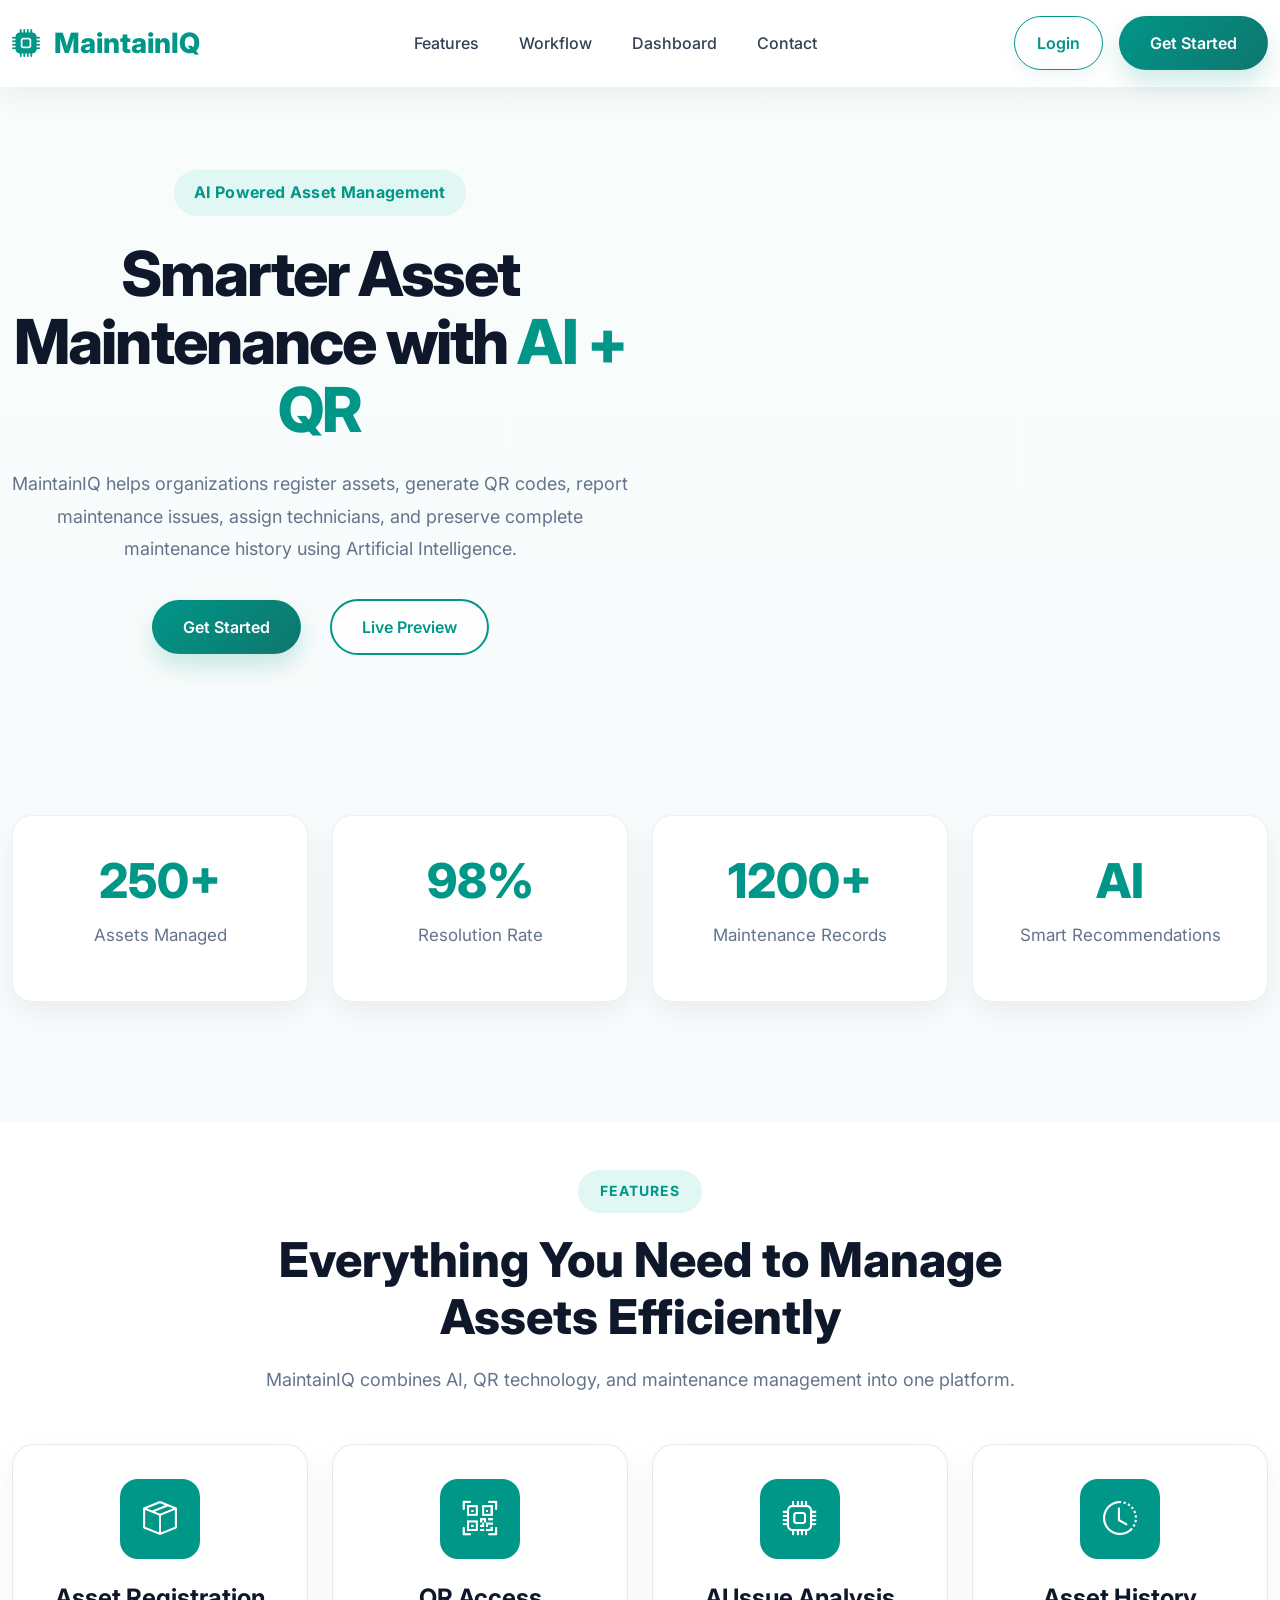
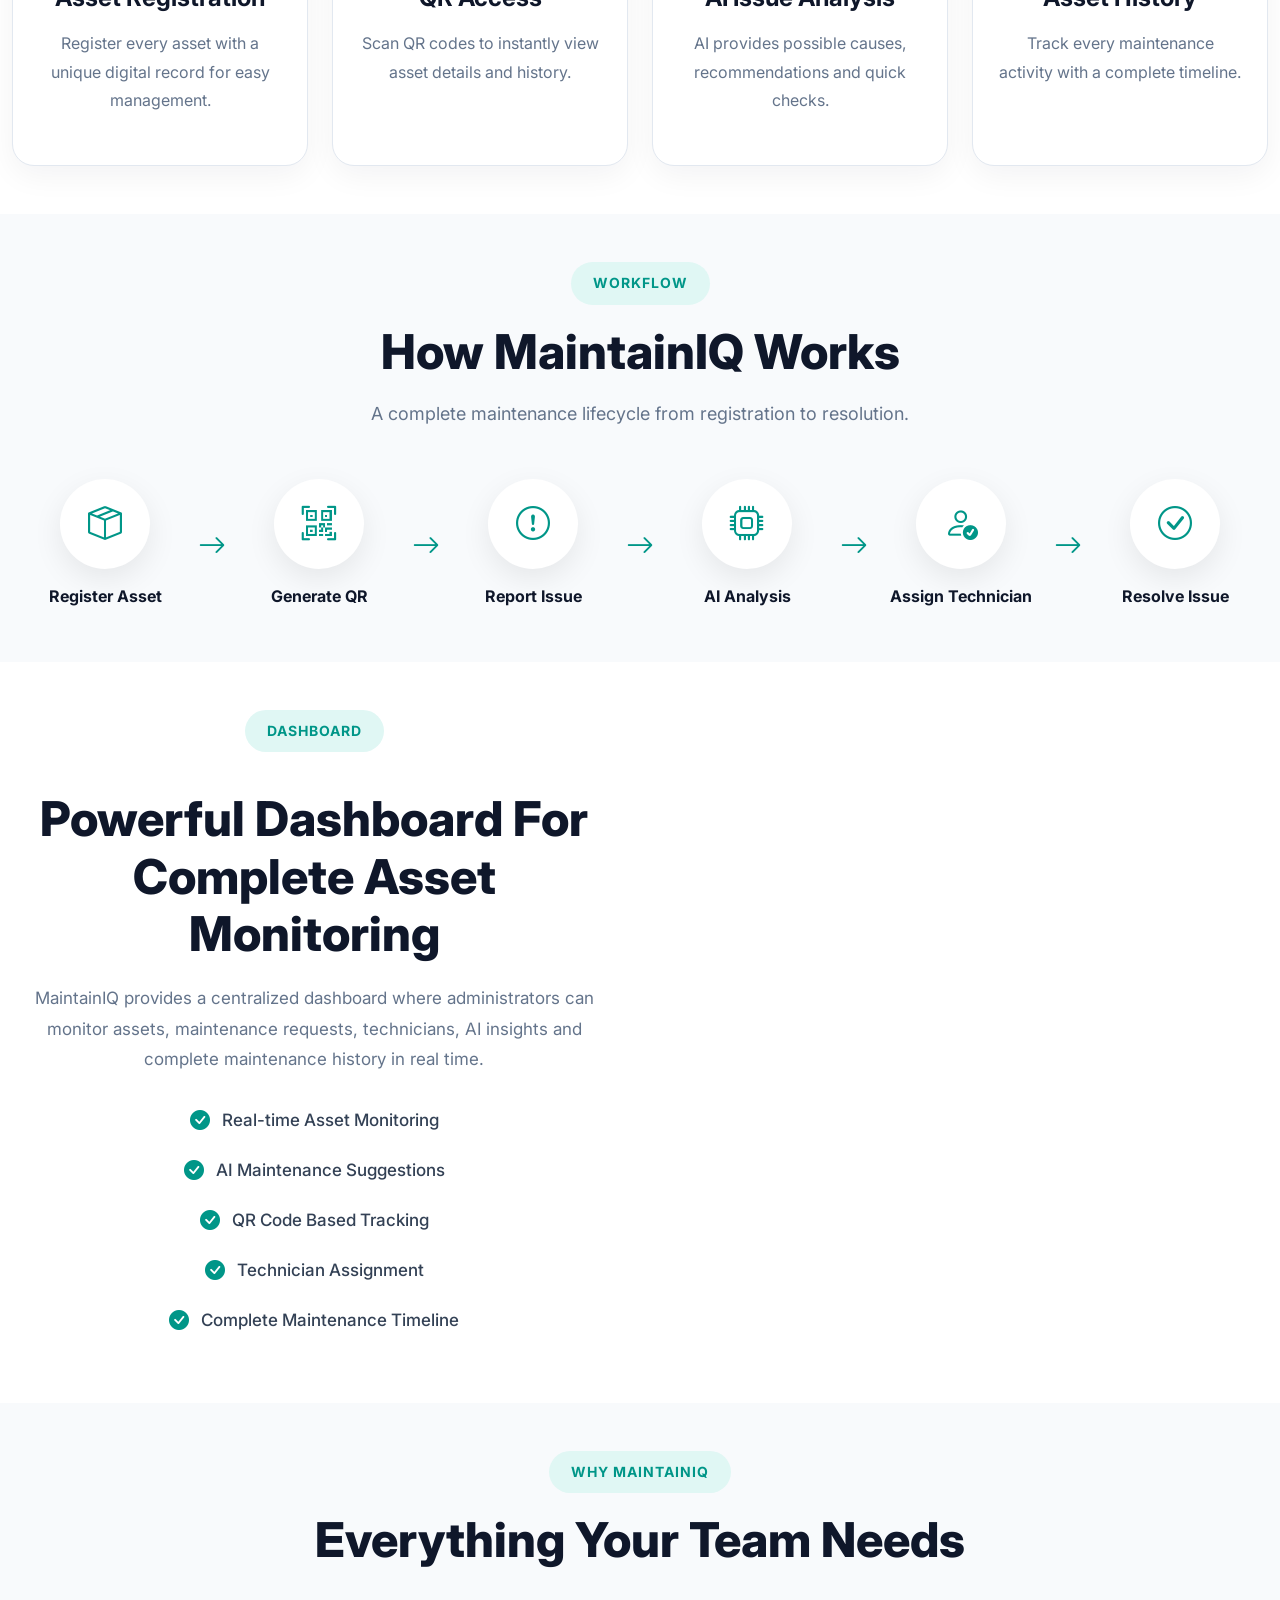
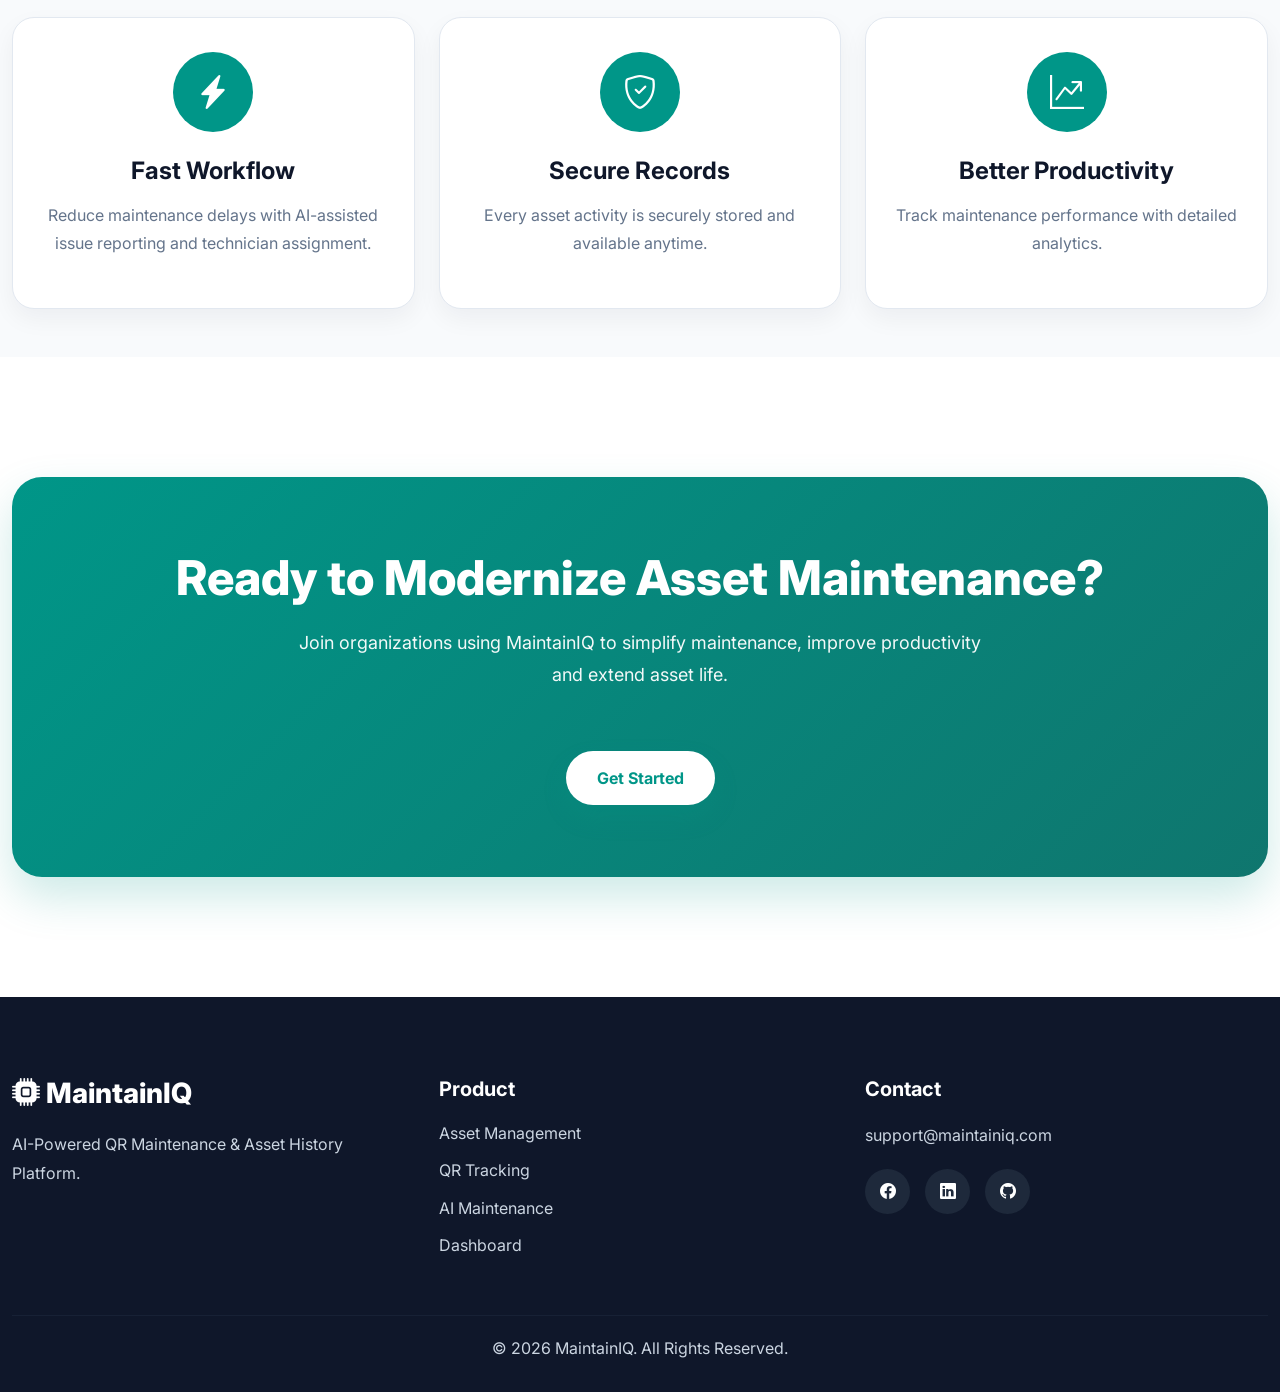
<file: index.html>
<!DOCTYPE html>
<html lang="en">

<head>

    <meta charset="UTF-8">

    <meta name="viewport" content="width=device-width, initial-scale=1.0">

    <title>MaintainIQ | AI-Powered QR Maintenance Platform</title>

    <link href="https://cdn.jsdelivr.net/npm/bootstrap@5.3.8/dist/css/bootstrap.min.css" rel="stylesheet">

    <link rel="stylesheet" href="https://cdn.jsdelivr.net/npm/bootstrap-icons@1.11.3/font/bootstrap-icons.min.css">

    <link rel="stylesheet" href="index.css">

</head>

<body>

    <!-- ================= NAVBAR ================= -->

    <nav class="navbar navbar-expand-lg fixed-top">

        <div class="container">

            <a class="navbar-brand" href="#">

                <i class="bi bi-cpu-fill"></i>

                MaintainIQ

            </a>

            <button class="navbar-toggler" data-bs-toggle="collapse" data-bs-target="#nav">

                <span class="navbar-toggler-icon"></span>

            </button>

            <div class="collapse navbar-collapse" id="nav">

                <ul class="navbar-nav mx-auto">

                    <li class="nav-item">

                        <a class="nav-link" href="#features">

                            Features

                        </a>

                    </li>

                    <li class="nav-item">

                        <a class="nav-link" href="#workflow">

                            Workflow

                        </a>

                    </li>

                    <li class="nav-item">

                        <a class="nav-link" href="#dashboard">

                            Dashboard

                        </a>

                    </li>

                    <li class="nav-item">

                        <a class="nav-link" href="#contact">

                            Contact

                        </a>

                    </li>

                </ul>

                <div class="d-flex gap-3">

                    <a href="login.html" class="btn login-btn">

                        Login

                    </a>

                    <a href="login.html" class="btn hero-btn">

                        Get Started

                    </a>

                </div>

            </div>

        </div>

    </nav>

    <!-- ================= HERO ================= -->

    <section class="hero">

        <div class="container">

            <div class="row align-items-center">

                <div class="col-lg-6">

                    <span class="hero-badge">

                         AI Powered Asset Management

                    </span>

                    <h1>

                        Smarter Asset Maintenance

                        with

                        <span>

                            AI + QR

                        </span>

                    </h1>

                    <p>

                        MaintainIQ helps organizations register assets,

                        generate QR codes,

                        report maintenance issues,

                        assign technicians,

                        and preserve complete maintenance history

                        using Artificial Intelligence.

                    </p>

                    <div class="hero-buttons">

                        <a href="login.html" class="btn hero-btn">

                            Get Started

                        </a>

                        <a href="#dashboard" class="btn outline-btn">

                            Live Preview

                        </a>

                    </div>

                </div>

                <div class="col-lg-6">

                    <div class="hero-image">
                        <!-- 
                        <img

                            src="images/dashboard.png"

                            class="img-fluid"

                            alt="dashboard"> -->

                    </div>

                </div>

            </div>

        </div>

    </section>

    <!-- ================= STATS ================= -->

    <section class="stats">

        <div class="container">

            <div class="row g-4">

                <div class="col-lg-3 col-md-6">

                    <div class="stat-card">

                        <h2>

                            250+

                        </h2>

                        <p>

                            Assets Managed

                        </p>

                    </div>

                </div>

                <div class="col-lg-3 col-md-6">

                    <div class="stat-card">

                        <h2>

                            98%

                        </h2>

                        <p>

                            Resolution Rate

                        </p>

                    </div>

                </div>

                <div class="col-lg-3 col-md-6">

                    <div class="stat-card">

                        <h2>

                            1200+

                        </h2>

                        <p>

                            Maintenance Records

                        </p>

                    </div>

                </div>

                <div class="col-lg-3 col-md-6">

                    <div class="stat-card">

                        <h2>

                            AI

                        </h2>

                        <p>

                            Smart Recommendations

                        </p>

                    </div>

                </div>

            </div>

        </div>

    </section>
    <!-- ================= FEATURES ================= -->

    <section class="features py-5" id="features">

        <div class="container">

            <div class="section-title text-center mb-5">

                <span class="section-badge">
                    FEATURES
                </span>

                <h2>

                    Everything You Need to
                    Manage Assets Efficiently

                </h2>

                <p>

                    MaintainIQ combines AI, QR technology,
                    and maintenance management into one platform.

                </p>

            </div>

            <div class="row g-4">

                <!-- Card 1 -->

                <div class="col-lg-3 col-md-6">

                    <div class="feature-card">

                        <div class="feature-icon">

                            <i class="bi bi-box-seam"></i>

                        </div>

                        <h4>

                            Asset Registration

                        </h4>

                        <p>

                            Register every asset with a unique
                            digital record for easy management.

                        </p>

                    </div>

                </div>

                <!-- Card 2 -->

                <div class="col-lg-3 col-md-6">

                    <div class="feature-card">

                        <div class="feature-icon">

                            <i class="bi bi-qr-code-scan"></i>

                        </div>

                        <h4>

                            QR Access

                        </h4>

                        <p>

                            Scan QR codes to instantly
                            view asset details and history.

                        </p>

                    </div>

                </div>

                <!-- Card 3 -->

                <div class="col-lg-3 col-md-6">

                    <div class="feature-card">

                        <div class="feature-icon">

                            <i class="bi bi-cpu"></i>

                        </div>

                        <h4>

                            AI Issue Analysis

                        </h4>

                        <p>

                            AI provides possible causes,
                            recommendations and quick checks.

                        </p>

                    </div>

                </div>

                <!-- Card 4 -->

                <div class="col-lg-3 col-md-6">

                    <div class="feature-card">

                        <div class="feature-icon">

                            <i class="bi bi-clock-history"></i>

                        </div>

                        <h4>

                            Asset History

                        </h4>

                        <p>

                            Track every maintenance activity
                            with a complete timeline.

                        </p>

                    </div>

                </div>

            </div>

        </div>

    </section>



    <!-- ================= HOW IT WORKS ================= -->

    <section class="workflow py-5" id="workflow">

        <div class="container">

            <div class="section-title text-center mb-5">

                <span class="section-badge">

                    WORKFLOW

                </span>

                <h2>

                    How MaintainIQ Works

                </h2>

                <p>

                    A complete maintenance lifecycle from
                    registration to resolution.

                </p>

            </div>

            <div class="workflow-wrapper">

                <div class="workflow-item">

                    <div class="workflow-icon">

                        <i class="bi bi-box-seam"></i>

                    </div>

                    <h6>

                        Register Asset

                    </h6>

                </div>

                <div class="arrow">

                    <i class="bi bi-arrow-right"></i>

                </div>

                <div class="workflow-item">

                    <div class="workflow-icon">

                        <i class="bi bi-qr-code-scan"></i>

                    </div>

                    <h6>

                        Generate QR

                    </h6>

                </div>

                <div class="arrow">

                    <i class="bi bi-arrow-right"></i>

                </div>

                <div class="workflow-item">

                    <div class="workflow-icon">

                        <i class="bi bi-exclamation-circle"></i>

                    </div>

                    <h6>

                        Report Issue

                    </h6>

                </div>

                <div class="arrow">

                    <i class="bi bi-arrow-right"></i>

                </div>

                <div class="workflow-item">

                    <div class="workflow-icon">

                        <i class="bi bi-cpu"></i>

                    </div>

                    <h6>

                        AI Analysis

                    </h6>

                </div>

                <div class="arrow">

                    <i class="bi bi-arrow-right"></i>

                </div>

                <div class="workflow-item">

                    <div class="workflow-icon">

                        <i class="bi bi-person-check"></i>

                    </div>

                    <h6>

                        Assign Technician

                    </h6>

                </div>

                <div class="arrow">

                    <i class="bi bi-arrow-right"></i>

                </div>

                <div class="workflow-item">

                    <div class="workflow-icon">

                        <i class="bi bi-check-circle"></i>

                    </div>

                    <h6>

                        Resolve Issue

                    </h6>

                </div>

            </div>

        </div>

    </section>
    <!-- ================= DASHBOARD PREVIEW ================= -->

    <section class="dashboard-section py-5" id="dashboard">

        <div class="container">

            <div class="row align-items-center g-5">

                <div class="col-lg-6">

                    <span class="section-badge">

                        DASHBOARD

                    </span>

                    <h2>

                        Powerful Dashboard
                        For Complete Asset Monitoring

                    </h2>

                    <p>

                        MaintainIQ provides a centralized dashboard
                        where administrators can monitor assets,
                        maintenance requests, technicians,
                        AI insights and complete maintenance history
                        in real time.

                    </p>

                    <ul class="dashboard-list">

                        <li>

                            <i class="bi bi-check-circle-fill"></i>

                            Real-time Asset Monitoring

                        </li>

                        <li>

                            <i class="bi bi-check-circle-fill"></i>

                            AI Maintenance Suggestions

                        </li>

                        <li>

                            <i class="bi bi-check-circle-fill"></i>

                            QR Code Based Tracking

                        </li>

                        <li>

                            <i class="bi bi-check-circle-fill"></i>

                            Technician Assignment

                        </li>

                        <li>

                            <i class="bi bi-check-circle-fill"></i>

                            Complete Maintenance Timeline

                        </li>

                    </ul>

                </div>

                <div class="col-lg-6">

                    <div class="dashboard-preview">

                        <!-- <img src="images/dashboard-preview.png" class="img-fluid" alt="Dashboard"> -->

                    </div>

                </div>

            </div>

        </div>

    </section>


    <!-- ================= WHY CHOOSE US ================= -->

    <section class="why-us py-5">

        <div class="container">

            <div class="section-title text-center mb-5">

                <span class="section-badge">

                    WHY MAINTAINIQ

                </span>

                <h2>

                    Everything Your Team Needs

                </h2>

            </div>

            <div class="row g-4">

                <div class="col-lg-4">

                    <div class="why-card">

                        <i class="bi bi-lightning-charge-fill"></i>

                        <h4>

                            Fast Workflow

                        </h4>

                        <p>

                            Reduce maintenance delays with AI-assisted
                            issue reporting and technician assignment.

                        </p>

                    </div>

                </div>

                <div class="col-lg-4">

                    <div class="why-card">

                        <i class="bi bi-shield-check"></i>

                        <h4>

                            Secure Records

                        </h4>

                        <p>

                            Every asset activity is securely stored
                            and available anytime.

                        </p>

                    </div>

                </div>

                <div class="col-lg-4">

                    <div class="why-card">

                        <i class="bi bi-graph-up-arrow"></i>

                        <h4>

                            Better Productivity

                        </h4>

                        <p>

                            Track maintenance performance
                            with detailed analytics.

                        </p>

                    </div>

                </div>

            </div>

        </div>

    </section>


    <!-- ================= CTA ================= -->

    <section class="cta-section">

        <div class="container">

            <div class="cta-box">

                <h2>

                    Ready to Modernize
                    Asset Maintenance?

                </h2>

                <p>

                    Join organizations using MaintainIQ
                    to simplify maintenance,
                    improve productivity
                    and extend asset life.

                </p>

                <div class="mt-4">

                    <a href="login.html" class="btn hero-btn">

                        Get Started

                    </a>

                </div>

            </div>

        </div>

    </section>


    <!-- ================= FOOTER ================= -->

    <footer id="contact">

        <div class="container">

            <div class="row">

                <div class="col-lg-4">

                    <h3>

                        <i class="bi bi-cpu-fill"></i>

                        MaintainIQ

                    </h3>

                    <p>

                        AI-Powered QR Maintenance &
                        Asset History Platform.

                    </p>

                </div>

                <div class="col-lg-4">

                    <h5>

                        Product

                    </h5>

                    <ul>

                        <li>
                            Asset Management
                        </li>

                        <li>
                            QR Tracking
                        </li>

                        <li>
                            AI Maintenance
                        </li>

                        <li>
                            Dashboard
                        </li>

                    </ul>

                </div>

                <div class="col-lg-4">

                    <h5>

                        Contact

                    </h5>

                    <p>

                        support@maintainiq.com

                    </p>

                    <div class="social-links">

                        <a href="#">

                            <i class="bi bi-facebook"></i>

                        </a>

                        <a href="#">

                            <i class="bi bi-linkedin"></i>

                        </a>

                        <a href="#">

                            <i class="bi bi-github"></i>

                        </a>

                    </div>

                </div>

            </div>

            <hr>

            <div class="text-center">

                © 2026 MaintainIQ.
                All Rights Reserved.

            </div>

        </div>

    </footer>

    <script src="https://cdn.jsdelivr.net/npm/bootstrap@5.3.8/dist/js/bootstrap.bundle.min.js"></script>

</body>

</html>
</file>
<file: index.css>
/* ==========================
   GOOGLE FONT
========================== */

@import url('https://fonts.googleapis.com/css2?family=Inter:wght@300;400;500;600;700;800;900&display=swap');

*{
    margin:0;
    padding:0;
    box-sizing:border-box;
    font-family:'Inter',sans-serif;
}

html{
    scroll-behavior:smooth;
}

body{
    background:linear-gradient(180deg,#f8fcfb 0%,#f8fafc 100%);
    color:#0F172A;
    overflow-x:hidden;
    max-width:100%;
    line-height:1.6;
}

html{
    overflow-x:hidden;
    max-width:100%;
}

.container,
.container-fluid{
    max-width:100%;
    width:100%;
}

a{
    text-decoration:none;
}

ul{
    list-style:none;
}

img{
    max-width:100%;
    display:block;
}

/* ==========================
      COLORS
========================== */

:root{

    --primary:#009688;

    --secondary:#14B8A6;

    --dark:#0F172A;

    --gray:#64748B;

    --light:#F8FAFC;

    --white:#ffffff;

}

/* ==========================
      NAVBAR
========================== */

.navbar{
    background:rgba(255,255,255,.92);
    backdrop-filter:blur(16px);
    padding:16px 0;
    transition:.4s;
    box-shadow:0 8px 30px rgba(15,23,42,.06);
}

.navbar-brand{

    font-size:28px;

    font-weight:800;

    color:var(--primary)!important;

}

.navbar-brand i{

    margin-right:8px;

}

.nav-link{

    margin:0 12px;

    color:#334155!important;

    font-weight:500;

    transition:.3s;

}

.nav-link:hover{

    color:var(--primary)!important;

}

.login-btn{
    display:flex;
    align-items:center;
    justify-content:center;
    border:1px solid var(--primary);
    color:var(--primary);
    border-radius:999px;
    padding:10px 22px;
    font-weight:600;
    box-shadow:0 6px 16px rgba(0,150,136,.08);
}

.login-btn:hover{

    background:var(--primary);

    color:white;

}

/* ==========================
      HERO BUTTON
========================== */

.hero-btn{
    background:linear-gradient(135deg,var(--primary),#0f766e);
    color:white;
    border-radius:999px;
    padding:14px 30px;
    font-weight:600;
    transition:.3s;
    box-shadow:0 12px 24px rgba(0,150,136,.2);
}

.hero-btn:hover{

    background:#00796B;

    color:white;

    transform:translateY(-3px);

}

.outline-btn{
    border:2px solid var(--primary);
    color:var(--primary);
    border-radius:999px;
    padding:14px 30px;
    font-weight:600;
    margin-left:15px;
    background:rgba(255,255,255,.85);
}

.outline-btn:hover{

    background:var(--primary);

    color:white;

}

/* ==========================
      HERO
========================== */

.hero{
    padding:170px 0 120px;
}

.hero .row{
    gap:40px 24px;
    align-items:center;
}

.hero .col-lg-6:first-child{
    display:flex;
    flex-direction:column;
    align-items:center;
    text-align:center;
}

.hero p{
    margin-left:auto;
    margin-right:auto;
}

.hero-badge{
    display:inline-block;
    padding:10px 20px;
    background:#E0F7F4;
    color:var(--primary);
    border-radius:999px;
    font-weight:700;
    margin-bottom:24px;
    letter-spacing:.02em;
}

.hero h1{
    font-size:62px;
    font-weight:800;
    line-height:1.1;
    margin-bottom:24px;
    letter-spacing:-0.03em;
}

.hero h1 span{

    color:var(--primary);

}

.hero p{
    font-size:18px;
    color:var(--gray);
    line-height:1.8;
    margin-bottom:34px;
    max-width:650px;
}

.hero-buttons{
    display:flex;
    align-items:center;
    gap:14px;
    flex-wrap:wrap;
}

.hero-image{

    animation:float 4s ease-in-out infinite;

}

@keyframes float{

0%{

transform:translateY(0px);

}

50%{

transform:translateY(-18px);

}

100%{

transform:translateY(0);

}

}

/* ==========================
      STATS
========================== */

.stats{

    padding-bottom:120px;

}

.stat-card{
    background:white;
    border-radius:20px;
    padding:36px 28px;
    text-align:center;
    transition:.4s;
    box-shadow:0 12px 30px rgba(15,23,42,.06);
    border:1px solid rgba(148,163,184,.16);
}

.stat-card:hover{

    transform:translateY(-8px);

}

.stat-card h2{

    font-size:48px;

    font-weight:800;

    color:var(--primary);

    margin-bottom:12px;

}

.stat-card p{

    color:var(--gray);

    font-size:17px;

}

/*==================================
        SECTION TITLE
===================================*/

.section-title{
    max-width:760px;
    margin:auto;
    margin-bottom:48px;
}

.section-badge{

    display:inline-block;

    background:#E0F7F4;

    color:#009688;

    padding:10px 22px;

    border-radius:30px;

    font-size:14px;

    font-weight:700;

    letter-spacing:1px;

    margin-bottom:18px;
}

.section-title h2{

    font-size:48px;

    font-weight:800;

    color:#0F172A;

    margin-bottom:18px;
}

.section-title p{

    font-size:18px;

    color:#64748B;

    line-height:1.8;
}

/*==================================
          FEATURES
===================================*/

.features{

    background:#fff;

    padding:120px 0;
}

.feature-card{
    background:#fff;
    border-radius:22px;
    padding:34px 26px;
    text-align:center;
    transition:.35s;
    border:1px solid #E2E8F0;
    height:100%;
    box-shadow:0 10px 30px rgba(15,23,42,.05);
}

.feature-card:hover{

    transform:translateY(-12px);

    box-shadow:0 20px 45px rgba(0,150,136,.15);

    border-color:#009688;
}

.feature-icon{

    width:80px;

    height:80px;

    margin:auto;

    margin-bottom:25px;

    border-radius:18px;

    background:#009688;

    color:#fff;

    display:flex;

    justify-content:center;

    align-items:center;

    font-size:34px;
}

.feature-card h4{

    font-size:24px;

    font-weight:700;

    margin-bottom:16px;

    color:#0F172A;
}

.feature-card p{

    color:#64748B;

    line-height:1.8;

    font-size:16px;
}

/*==================================
          WORKFLOW
===================================*/

.workflow{

    background:#F8FAFC;

    padding:120px 0;
}

.workflow-wrapper{

    display:flex;

    justify-content:center;

    align-items:center;

    flex-wrap:wrap;

    gap:18px;
}

.workflow-item{

    width:150px;

    text-align:center;
}

.workflow-icon{

    width:90px;

    height:90px;

    margin:auto;

    margin-bottom:18px;

    background:#fff;

    border-radius:50%;

    display:flex;

    justify-content:center;

    align-items:center;

    font-size:34px;

    color:#009688;

    box-shadow:0 10px 30px rgba(0,0,0,.08);

    transition:.3s;
}

.workflow-item:hover .workflow-icon{

    background:#009688;

    color:#fff;

    transform:scale(1.08);
}

.workflow-item h6{

    font-size:16px;

    font-weight:700;

    color:#0F172A;
}

.arrow{

    font-size:28px;

    color:#009688;
}

/*==================================
      DASHBOARD
===================================*/

.dashboard-section{
    padding:120px 0;
    background:#fff;
}

.dashboard-section .row{
    align-items:center;
}

.dashboard-section .col-lg-6:first-child{
    display:flex;
    flex-direction:column;
    align-items:center;
    text-align:center;
}

.dashboard-section h2{
    font-size:48px;
    font-weight:800;
    margin:20px 0;
}

.dashboard-section p{
    font-size:17px;
    color:#64748B;
    line-height:1.8;
    margin-bottom:30px;
    max-width:620px;
}

.dashboard-list{

    padding:0;

    margin:0;
}

.dashboard-list li{
    display:flex;
    align-items:center;
    justify-content:center;
    gap:12px;
    margin-bottom:18px;
    color:#334155;
    font-size:17px;
    font-weight:500;
}

.dashboard-list i{

    color:#009688;

    font-size:20px;
}

.dashboard-preview{
    background:linear-gradient(145deg,#ffffff,#f8fafc);
    border-radius:24px;
    padding:24px;
    box-shadow:0 25px 60px rgba(15,23,42,.08);
    transition:.4s;
    border:1px solid rgba(148,163,184,.16);
    display: none;
}

.dashboard-preview:hover{

    transform:translateY(-10px);

    box-shadow:0 30px 60px rgba(0,150,136,.15);
}

.dashboard-preview img{

    border-radius:15px;
}

/*==================================
        WHY CHOOSE US
==================================*/

.why-us{
    padding:120px 0;
    background:#F8FAFC;
}

.why-card{
    background:#fff;
    padding:34px 24px;
    border-radius:22px;
    text-align:center;
    height:100%;
    border:1px solid #E2E8F0;
    transition:.35s;
    box-shadow:0 10px 25px rgba(15,23,42,.05);
}

.why-card:hover{
    transform:translateY(-10px);
    border-color:#009688;
    box-shadow:0 20px 40px rgba(0,150,136,.15);
}

.why-card i{
    width:80px;
    height:80px;
    margin:auto;
    margin-bottom:25px;
    display:flex;
    justify-content:center;
    align-items:center;
    border-radius:50%;
    background:#009688;
    color:#fff;
    font-size:34px;
}

.why-card h4{
    font-size:24px;
    font-weight:700;
    margin-bottom:15px;
}

.why-card p{
    color:#64748B;
    line-height:1.8;
}


/*==================================
        CTA SECTION
==================================*/

.cta-section{
    padding:120px 0;
    background:#fff;
}

.cta-box{
    background:linear-gradient(135deg,#009688,#0f766e);
    border-radius:30px;
    padding:72px 48px;
    text-align:center;
    color:#fff;
    box-shadow:0 20px 45px rgba(0,150,136,.2);
}

.cta-box h2{

    font-size:48px;

    font-weight:800;

    margin-bottom:20px;
}

.cta-box p{

    font-size:18px;

    max-width:700px;

    margin:auto;

    line-height:1.8;

    opacity:.95;
}

.cta-box .hero-btn{

    margin-top:35px;

    background:#fff;

    color:#009688;

    font-weight:700;
}

.cta-box .hero-btn:hover{

    background:#F1F5F9;

    color:#00796B;
}


/*==================================
          FOOTER
==================================*/

footer{

    background:#0F172A;

    color:#CBD5E1;

    padding:80px 0 30px;
}

footer h3{

    color:#fff;

    font-weight:800;

    margin-bottom:20px;
}

footer h5{

    color:#fff;

    margin-bottom:20px;

    font-weight:700;
}

footer ul{

    padding:0;
}

footer li{

    margin-bottom:12px;

    cursor:pointer;

    transition:.3s;
}

footer li:hover{

    color:#14B8A6;

    padding-left:5px;
}

footer p{

    line-height:1.8;
}

.social-links{

    display:flex;

    gap:15px;

    margin-top:20px;
}

.social-links a{

    width:45px;

    height:45px;

    border-radius:50%;

    background:#1E293B;

    color:#fff;

    display:flex;

    justify-content:center;

    align-items:center;

    transition:.3s;
}

.social-links a:hover{

    background:#009688;

    transform:translateY(-5px);
}

footer hr{

    border-color:#334155;

    margin:40px 0 20px;
}


/*==================================
      SCROLLBAR
==================================*/

::-webkit-scrollbar{

    width:10px;
}

::-webkit-scrollbar-track{

    background:#F1F5F9;
}

::-webkit-scrollbar-thumb{

    background:#009688;

    border-radius:20px;
}


/*==================================
      RESPONSIVE
==================================*/

@media(max-width:992px){

.hero{
    padding-top:140px;
    text-align:center;
}

.dashboard-section .col-lg-6:first-child{
    align-items:center;
    text-align:center;
}

.hero .col-lg-6:first-child{
    display:flex;
    flex-direction:column;
    align-items:center;
}

.hero p{
    margin-left:auto;
    margin-right:auto;
}

.hero h1{

font-size:48px;

}

.hero-buttons{

justify-content:center;

}

.hero-image{

margin-top:60px;

}

.workflow-wrapper{

flex-direction:column;

}

.arrow{

transform:rotate(90deg);

}

.dashboard-section{

text-align:center;

}

.dashboard-list{

margin-top:30px;

}

.dashboard-list li{

justify-content:center;

}

.navbar-collapse{

padding-top:20px;

}

}

@media(max-width:768px){

.navbar{
    padding:14px 0;
}

.hero h1{
    font-size:40px;
}

.section-title h2{

font-size:34px;

}

.dashboard-section h2{

font-size:34px;

}

.cta-box{

padding:50px 25px;

}

.cta-box h2{

font-size:34px;

}

.hero-buttons{

flex-direction:column;

gap:15px;

}

.outline-btn{

margin-left:0;

}

.hero-btn,

.outline-btn{

width:100%;

}

.stat-card{

padding:30px;

}

.feature-card{

padding:30px 20px;

}

}

@media(max-width:576px){

.navbar-brand{
    font-size:24px;
}

.hero{
    text-align:center;
}

.hero .col-lg-6:first-child{
    align-items:center;
}

.hero{
    padding-top:120px;
}

.hero h1{
    font-size:32px;
}

.hero p{
    font-size:16px;
}

.hero-buttons{
    flex-direction:column;
    align-items:stretch;
}

.hero-btn,
.outline-btn,
.login-btn{
    width:100%;
    margin:0;
}

.section-title h2{

font-size:30px;

}

.dashboard-section h2{

font-size:30px;

}

.cta-box h2{

font-size:28px;

}

.workflow-item{

width:100%;

}

}





/* =====================================
   MOBILE RESPONSIVE (425px)
===================================== */

@media (max-width:425px){

.container{
    padding-left:18px;
    padding-right:18px;
}

section{
    padding-left:2px;
    padding-right:2px;
}

/* Navbar */

.navbar{
    padding:14px 0;
}

.navbar-brand{
    font-size:22px;
}

.navbar-toggler{
    padding:6px 10px;
    border:none;
    box-shadow:none !important;
}

.navbar-collapse{
    margin-top:15px;
    padding:20px;
    background:#fff;
    border-radius:16px;
    box-shadow:0 15px 35px rgba(0,0,0,.08);
}

.navbar-nav{
    text-align:center;
}

.nav-link{
    margin:10px 0;
}

.navbar .d-flex{
    flex-direction:column;
    gap:12px !important;
    margin-top:18px;
}

.login-btn,
.hero-btn{
    width:100%;
}

/* Hero */

.hero{
    padding:110px 0 70px;
    text-align:center;
}

.hero-badge{
    font-size:13px;
    padding:8px 16px;
}

.hero h1{
    font-size:30px;
    line-height:1.3;
    margin-bottom:18px;
}

.hero p{
    font-size:15px;
    line-height:1.8;
    margin-bottom:24px;
}

.hero-buttons{
    flex-direction:column;
    gap:15px;
}

.hero-btn,
.outline-btn{
    width:100%;
    margin:0;
}

.hero-image{
    margin-top:40px;
}

/* Sections */

.stats,
.features,
.workflow,
.dashboard-section,
.why-us,
.cta-section{
    padding:70px 0;
}

.section-title{
    margin-bottom:28px;
}

/* Cards */

.stat-card,
.feature-card,
.why-card{
    padding:24px 18px;
}

.stat-card h2{
    font-size:36px;
}

.feature-icon,
.why-card i{
    width:70px;
    height:70px;
    font-size:28px;
}

/* Titles */

.section-title{
    margin-bottom:35px;
}

.section-title h2{
    font-size:28px;
    line-height:1.35;
}

.section-title p{
    font-size:15px;
}

.dashboard-section h2{
    font-size:28px;
    line-height:1.35;
}

.dashboard-section p{
    font-size:15px;
}

.dashboard-list li{
    justify-content:flex-start;
    align-items:flex-start;
    text-align:left;
    font-size:15px;
}

/* Workflow */

.workflow-wrapper{
    gap:22px;
}

.workflow-item{
    width:100%;
}

.workflow-icon{
    width:75px;
    height:75px;
    font-size:28px;
}

.arrow{
    transform:rotate(90deg);
}

/* CTA */

.cta-box{
    padding:40px 18px;
    border-radius:22px;
}

.cta-box h2{
    font-size:26px;
    line-height:1.4;
}

.cta-box p{
    font-size:15px;
}

/* Footer */

footer{
    text-align:center;
}

footer .col-lg-4{
    margin-bottom:35px;
}

.social-links{
    justify-content:center;
}

footer ul{
    padding-left:0;
}

footer li{
    padding-left:0 !important;
}

/* Prevent Overflow */

img{
    max-width:100%;
    height:auto;
}

*{
    word-wrap:break-word;
    overflow-wrap:anywhere;
}

body,
html,
.container,
.container-fluid,
.row{
    max-width:100%;
    overflow-x:hidden;
}

.navbar-collapse,
.navbar-nav,
.hero-buttons,
.dashboard-list,
.social-links{
    width:100%;
}

.hero-btn,
.outline-btn,
.login-btn{
    white-space:normal;
}

}
</file>
